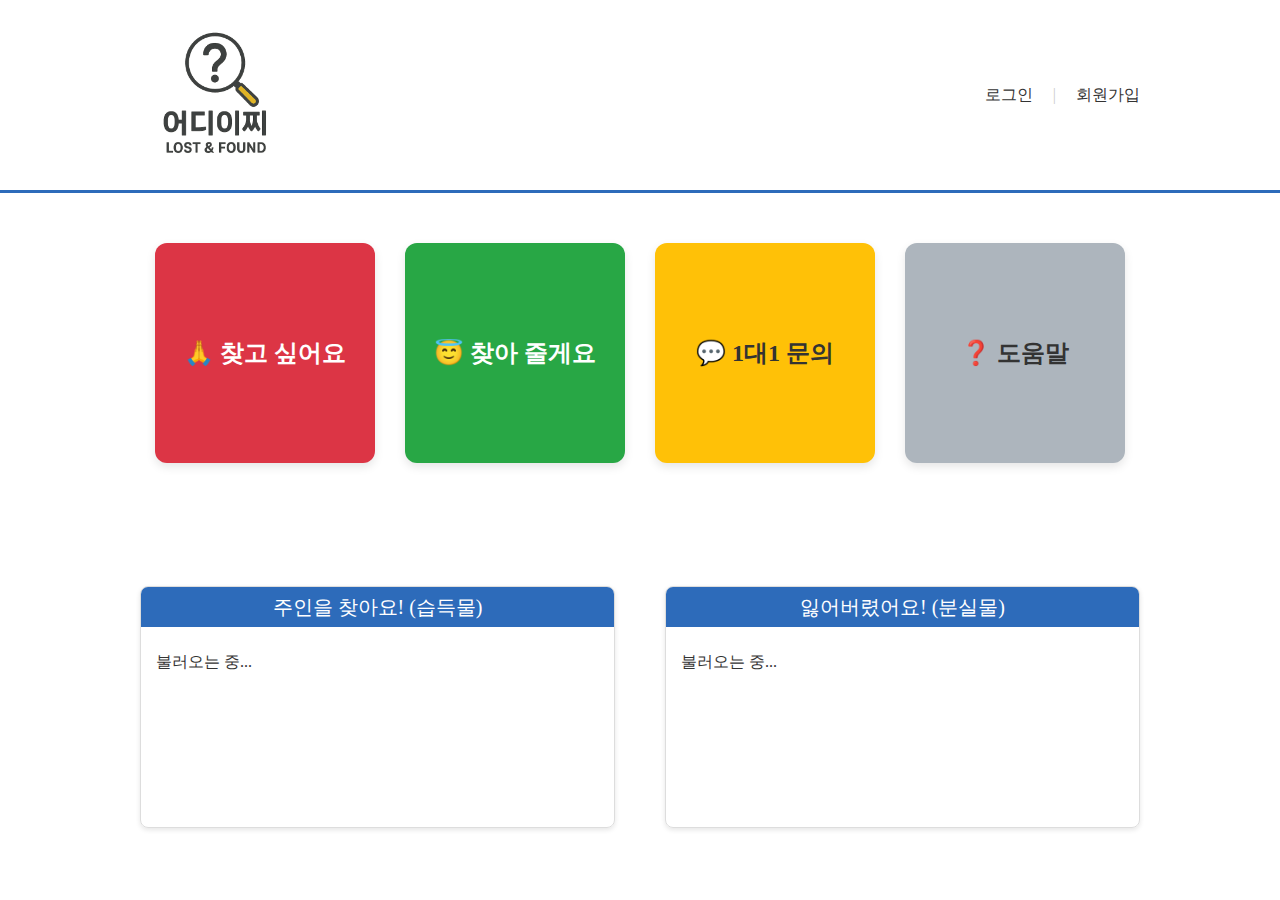
<file: templates/index.html>
<!DOCTYPE html>
<html lang="en">
<head>
    <meta charset="UTF-8">
    <meta name="viewport" content="width=device-width, initial-scale=1.0">
    <title>어디있찌 LOST & FOUND</title>
    <link rel="stylesheet" href="../static/css/style.css">
</head>
<body>
    <div class="content">

        <div id="main-page" class="page">
            <header>
                <img class="logo" src="../static/images/logo.png" alt="어디있찌 LOST & FOUND 로고">
                <ul class="flex" id="auth-menu">
                    <li><a href="./login.html">로그인</a></li>
                    <li><a href="./register.html">회원가입</a></li>
                </ul>
            </header>
            <div class="line"></div>

            <div class="service-boxes flex">
                <a href="./lost.html" class="service-item lost">
                    <h3>🙏 찾고 싶어요</h3>
                </a>
                <a href="./found.html" class="service-item register">
                    <h3>😇 찾아 줄게요</h3>
                </a>
                <a href="./query.html" class="service-item query">
                    <h3>💬 1대1 문의</h3>
                </a>
                <a href="./help.html" class="service-item help">
                    <h3>❓ 도움말</h3>
                </a>
            </div>
            
            <div class="two_items_container">
                <div class="two_items flex">
                    <div class="find">
                        <p>주인을 찾아요! (습득물) </p>
                        <ul>
                            <li><a href="./noticeFound.html">불러오는 중...</a></li> 
                        </ul>
                    </div>
                    <div class="found">
                        <p>잃어버렸어요! (분실물)</p>
                        <ul>
                            <li><a href="./noticeLost.html">불러오는 중...</a></li>
                        </ul>
                    </div>
                </div>
            </div>
        </div>
    </div>

    <script>
        // 1. 로그인 상태 확인 및 상단 메뉴 변경 함수
        function checkLogin() {
            const userId = localStorage.getItem('user_id'); // 저장된 아이디 가져오기
            const menu = document.getElementById('auth-menu'); // 메뉴 위치 가져오기

            if (userId) {
                // 로그인이 되어 있다면 -> 아이디와 로그아웃 버튼 표시
                menu.innerHTML = `
                    <li style="margin-right: 20px; font-weight: bold; color: #2d6bba;">${userId}님 환영합니다!</li>
                    <li><a href="#" onclick="logout()">로그아웃</a></li>
                `;
            } else {
                // 로그인이 안 되어 있다면 -> 로그인/회원가입 버튼 표시
                menu.innerHTML = `
                    <li><a href="./login.html">로그인</a></li>
                    <li><a href="./register.html">회원가입</a></li>
                `;
            }
        }

        // 2. 로그아웃 함수
        function logout() {
            localStorage.removeItem('user_id'); // 저장된 아이디 삭제
            alert('로그아웃 되었습니다.');
            location.reload(); // 새로고침
        }

        // 3. 게시글 데이터 불러오기 함수
        async function loadItems() {
            try {
                // 습득물 가져오기
                const foundRes = await fetch('http://127.0.0.1:5000/api/found');
                if (foundRes.ok) {
                    const foundData = await foundRes.json();
                    const findList = document.querySelector('.find ul');
                    if (foundData.length > 0) {
                        findList.innerHTML = foundData.map(item => `<li><a href="#">${item.title || '제목 없음'}</a></li>`).join('');
                    } else {
                        findList.innerHTML = '<li>등록된 습득물이 없습니다.</li>';
                    }
                }

                // 분실물 가져오기
                const lostRes = await fetch('http://127.0.0.1:5000/api/lost');
                if (lostRes.ok) {
                    const lostData = await lostRes.json();
                    const lostList = document.querySelector('.found ul'); 
                    if (lostData.length > 0) {
                        lostList.innerHTML = lostData.map(item => `<li><a href="#">${item.title || '제목 없음'}</a></li>`).join('');
                    } else {
                        lostList.innerHTML = '<li>등록된 분실물이 없습니다.</li>';
                    }
                }

            } catch (error) {
                console.error("데이터 불러오기 실패 (LOST.py 확인 필요):", error);
            }
        }

        // 페이지가 열리면 실행
        window.onload = function() {
            checkLogin(); // 로그인 체크 먼저 하고
            loadItems();  // 데이터 불러오기
        };
    </script>
</body>
</html>
</file>
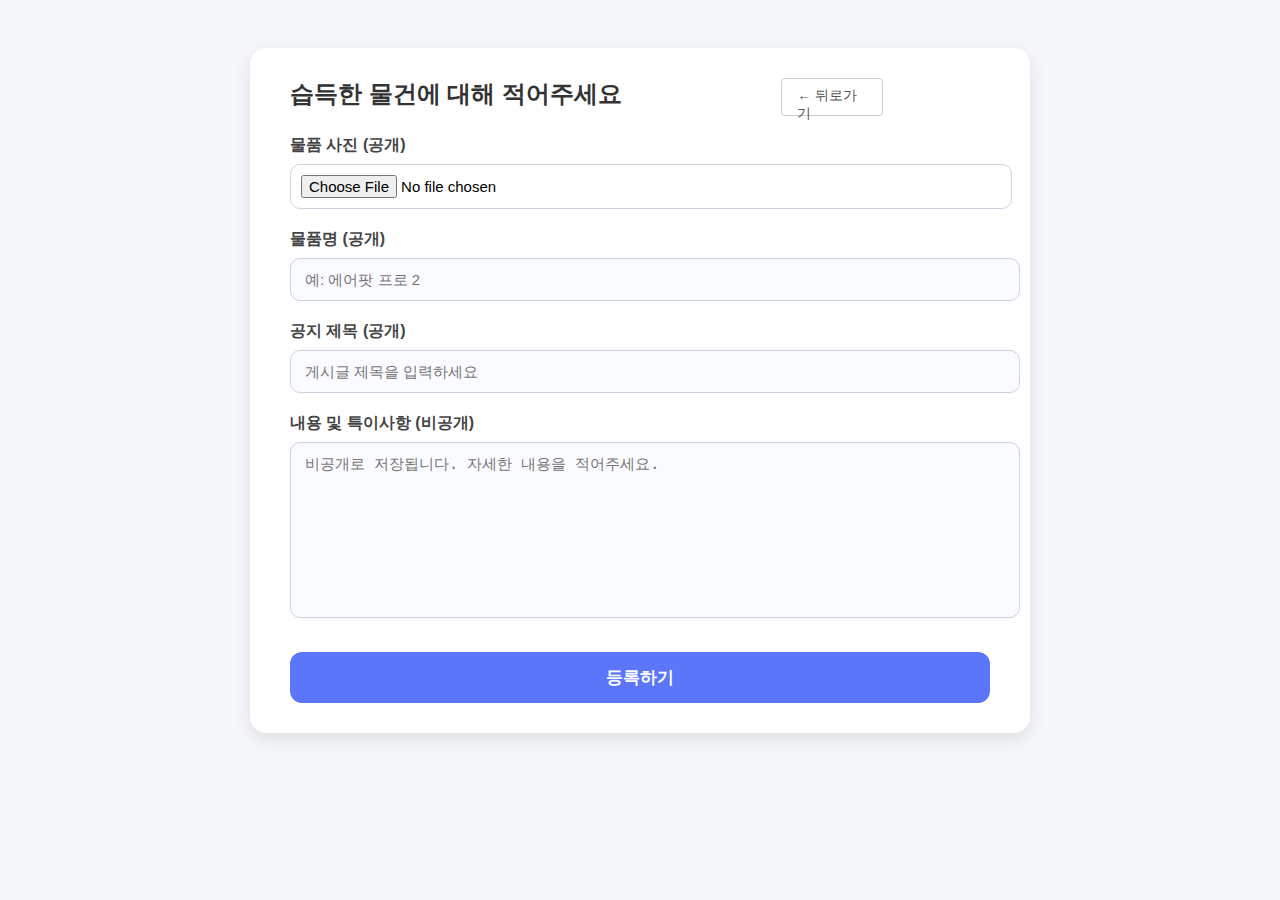
<file: templates/found.html>
<!DOCTYPE html>
<html lang="ko">
<head>
    <meta charset="UTF-8" />
    <meta name="viewport" content="width=device-width, initial-scale=1.0" />
    <title>물품 신고 폼</title>
    <link rel="stylesheet" href="../static/css/lost_found.css" />
</head>
<body>
   

<div class="form-container">
 <a class="back-button" href="javascript:window.history.back()">← 뒤로가기</a>

    <div class="form-title">습득한 물건에 대해 적어주세요</div>

    <div class="form-group">
        <label>물품 사진 (공개)</label>
        <input type="file" id="fileInput" class="real-file" accept="image/*" />
    </div>

    <div class="form-group">
        <label>물품명 (공개)</label>
        <input type="text" placeholder="예: 에어팟 프로 2" />
    </div>

    <div class="form-group">
        <label>공지 제목 (공개)</label>
        <input type="text" placeholder="게시글 제목을 입력하세요" />
    </div>

    <div class="form-group">
        <label>내용 및 특이사항 (비공개)</label>
        <textarea placeholder="비공개로 저장됩니다. 자세한 내용을 적어주세요."></textarea>
    </div>

    <button class="submit-btn">등록하기</button>
</div>
</body>
</html>
</file>
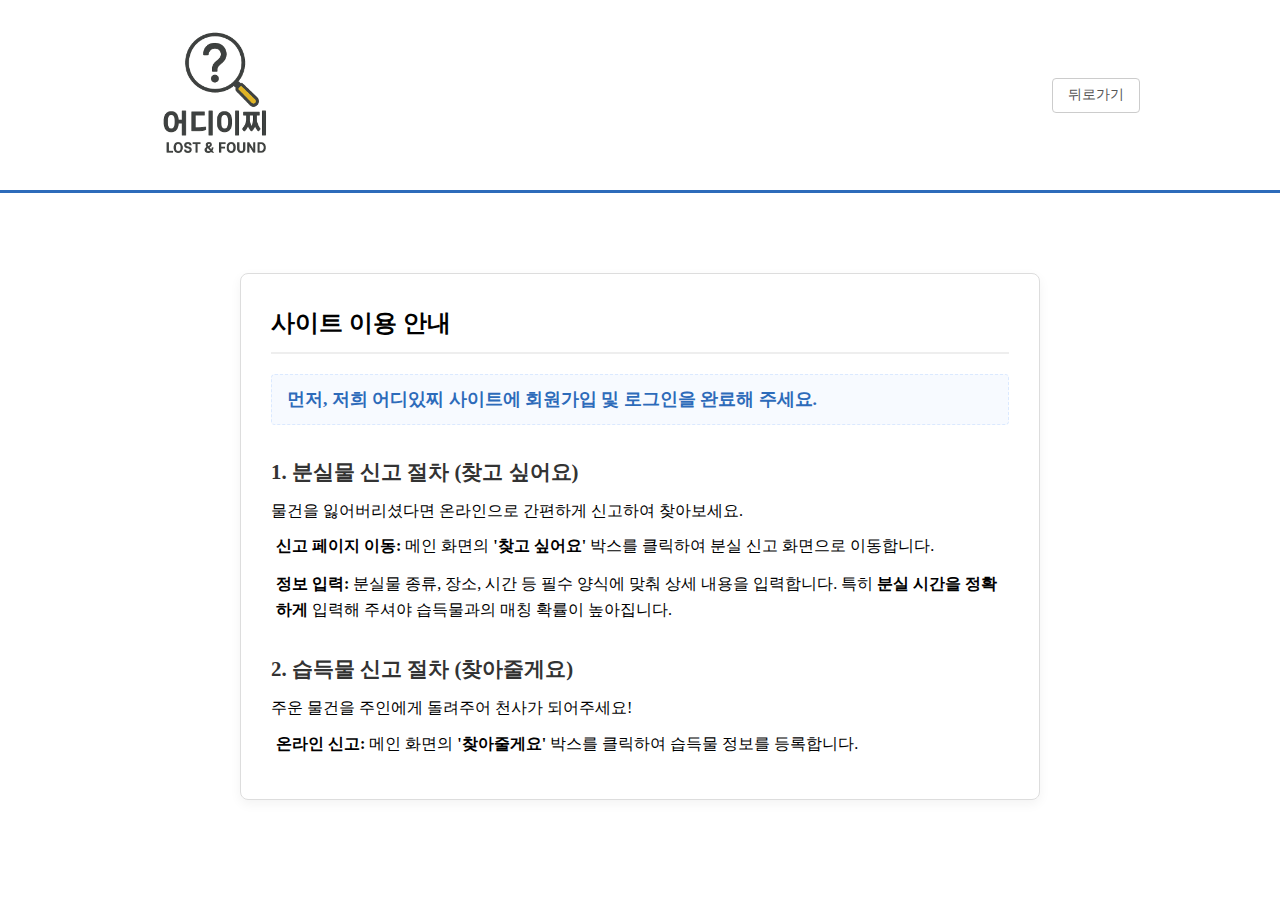
<file: templates/help.html>
<!DOCTYPE html>
<html lang="en">
<head>
    <meta charset="UTF-8">
    <meta name="viewport" content="width=device-width, initial-scale=1.0">
    <title>어디있찌 LOST & FOUND - 도움말</title>
    <link rel="stylesheet" href="../static/css/style.css">
</head>
<body>
    <div class="content">
        <div id="help-page" class="page service-page">
            <header class="form-header">
                <img class="logo" src="../static/images/logo.png" alt="어디있찌 LOST & FOUND 로고">
                <a class="back-button" href="./index.html">뒤로가기</a>
            </header>
            <div class="line"></div>
            <div class="content-area">
                <div class="guide-container">
                    <h2>사이트 이용 안내</h2>
                    
                    <h3 class="guide-intro">먼저, 저희 <b>어디있찌 사이트에 회원가입 및 로그인을 완료</b>해 주세요.</h3>

                    <h3 class="guide-section-title">1. 분실물 신고 절차 (찾고 싶어요)</h3>
                    <p>물건을 잃어버리셨다면 온라인으로 간편하게 신고하여 찾아보세요.</p>
                    <ul class="guide-list">
                        <li><b>신고 페이지 이동:</b> 메인 화면의 <b>'찾고 싶어요'</b> 박스를 클릭하여 분실 신고 화면으로 이동합니다.</li>
                        <li><b>정보 입력:</b> 분실물 종류, 장소, 시간 등 필수 양식에 맞춰 상세 내용을 입력합니다. 특히 <b>분실 시간을 정확하게</b> 입력해 주셔야 습득물과의 매칭 확률이 높아집니다.</li>
                    </ul>

                    <h3 class="guide-section-title">2. 습득물 신고 절차 (찾아줄게요)</h3>
                    <p>주운 물건을 주인에게 돌려주어 천사가 되어주세요!</p>
                    <ul class="guide-list">
                        <li><b>온라인 신고:</b> 메인 화면의 <b>'찾아줄게요'</b> 박스를 클릭하여 습득물 정보를 등록합니다.</li>
                    </ul>
                </div>
            </div>
        </div>
    </div>
</body>
</html>
</file>
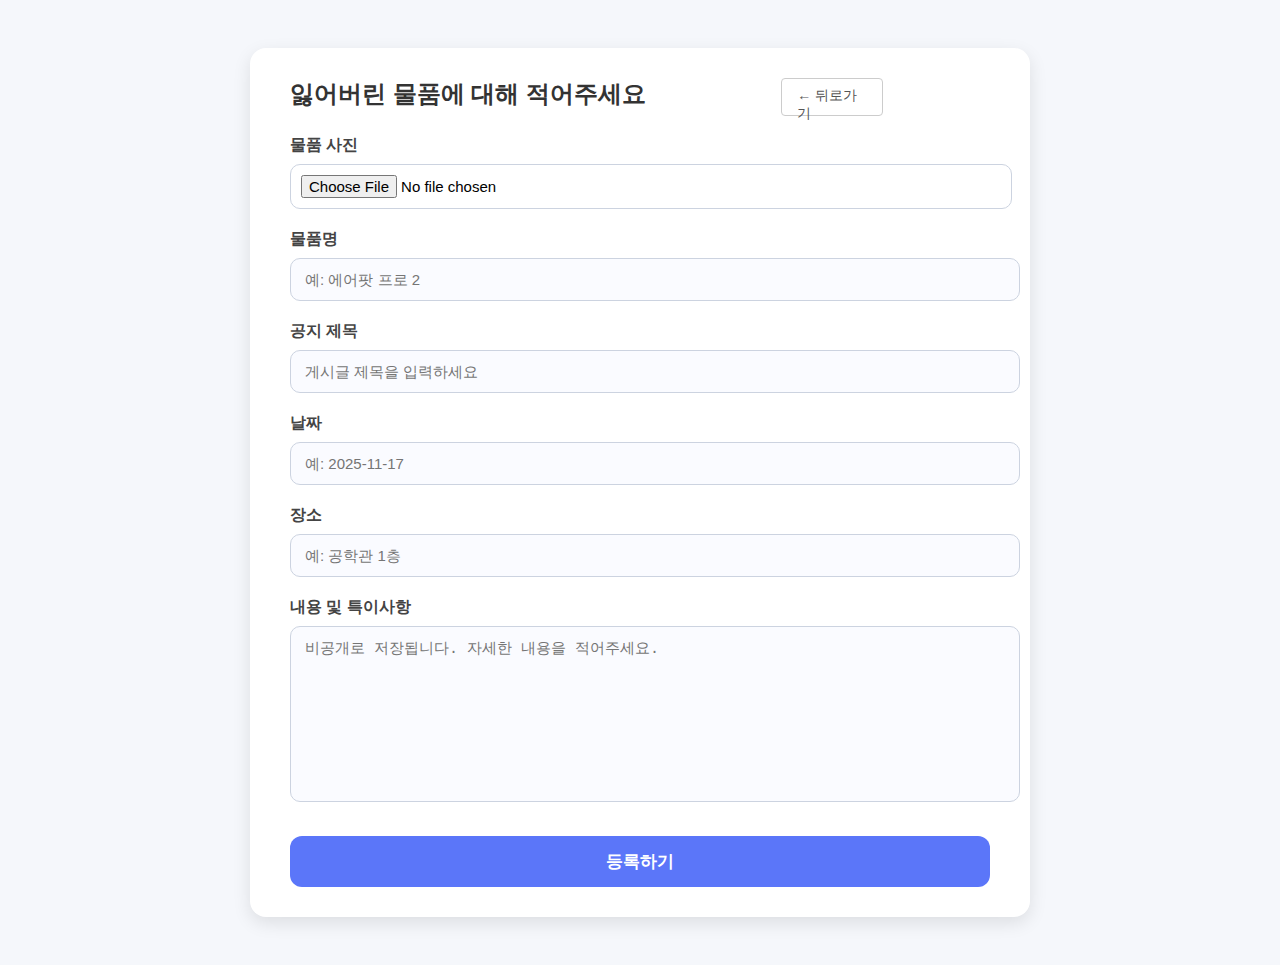
<file: templates/lost.html>
<!DOCTYPE html>
<html lang="ko">
<head>
    <meta charset="UTF-8" />
    <meta name="viewport" content="width=device-width, initial-scale=1.0" />
    <title>물품 신고 폼</title>
    <link rel="stylesheet" href="../static/css/lost_found.css" />
</head>
<body>

<div class="form-container">
    <a class="back-button" href="javascript:window.history.back()">← 뒤로가기</a>
    <div class="form-title">잃어버린 물품에 대해 적어주세요</div>

    <!-- 사진 업로드 -->
    <div class="form-group">
        <label>물품 사진</label>
        <input type="file" accept="image/*" />
    </div>

    <!-- 물품명 -->
    <div class="form-group">
        <label>물품명</label>
        <input type="text" placeholder="예: 에어팟 프로 2" />
    </div>

    <!-- 공지 제목 -->
    <div class="form-group">
        <label>공지 제목</label>
        <input type="text" placeholder="게시글 제목을 입력하세요" />
    </div>

    <!-- 날짜 -->
    <div class="form-group">
        <label>날짜</label>
        <input type="text" placeholder="예: 2025-11-17" />
    </div>

    <!-- 장소 -->
    <div class="form-group">
        <label>장소</label>
        <input type="text" placeholder="예: 공학관 1층" />
    </div>

    <!-- 비공개 내용 -->
    <div class="form-group">
        <label>내용 및 특이사항</label>
        <textarea placeholder="비공개로 저장됩니다. 자세한 내용을 적어주세요."></textarea>
    </div>

    <button class="submit-btn">등록하기</button>
</div>

</body>
</html>
</file>
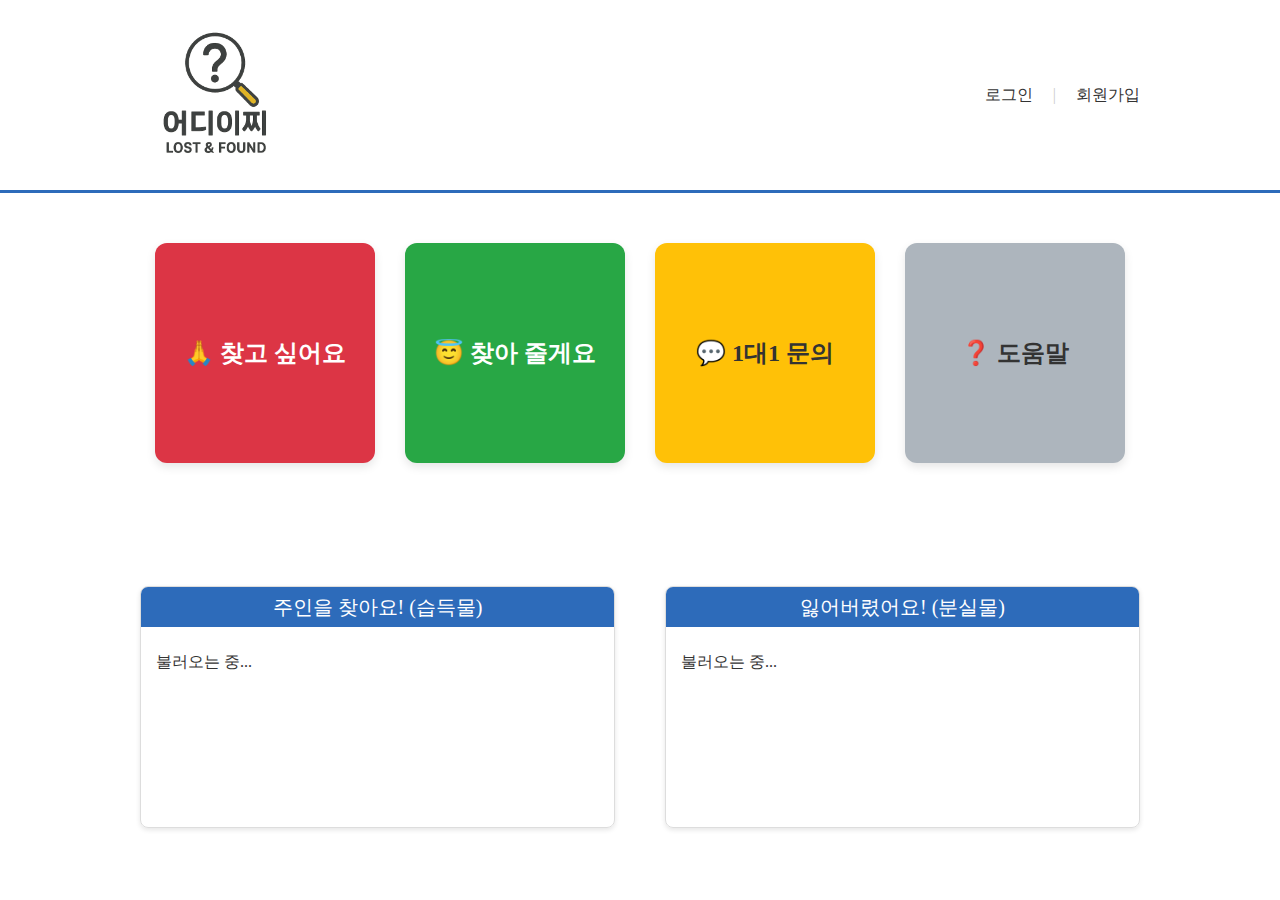
<file: templates/notice_found.html>
<!doctype html>
<html lang="ko">
<head>
  <meta charset="utf-8" />
  <meta name="viewport" content="width=device-width,initial-scale=1" />
  <title>습득물 상세보기</title>
  <link rel="stylesheet" href="../static/css/notice_lost_found.css">
</head>
<body>
  <div class="container">

<!-- 이미지 확대 모달 -->
<div id="imgModal" class="img-modal">
  <span class="img-modal-close">&times;</span>
  <img class="img-modal-content" id="modalImg">
</div>

    <h1 id="title"></h1>
    <div class="meta" id="meta"></div>

    <h1 id="title"></h1>
    <div class="meta">작성자: <span id="author">-</span></div>

    <!-- 클릭 확대 기능이 적용될 사진 영역 -->
    <div class="photo" id="photo">사진 없음</div>

      <div class="notice_wrapper">

  <!-- 왼쪽 영역 -->
  <div class="left_box">
    <div class="info-box">
      <div class="info-title">물품명</div>
      <div class="info-text" id="item">-</div>
    </div>

    <div class="info-box">
      <div class="info-title">날짜/시간</div>
      <div class="info-text" id="date">-</div>
    </div>

    <div class="info-box">
      <div class="info-title">습득 장소</div>
      <div class="info-text" id="place">-</div>
    </div>
  </div>

  <!-- 오른쪽 영역 -->
  <div class="right_box">
    <div class="info-box">
      <div class="info-title">전화번호</div>
      <div class="info-text" id="phone">-</div>
    </div>

    <div class="info-box">
      <div class="info-title">세부 사항</div>
      <div class="info-text" id="content">-</div>
    </div>

  </div>

</div>

    <a href="./index.html" class="back">← 목록으로 돌아가기</a>
  </div>

<script>
    async function loadDetail() {
    const params = new URLSearchParams(window.location.search);
    const id = params.get('id');

    if (id === null) {
        alert("잘못된 접근입니다.");
        window.location.href = './index.html';
        return;
    }

    try {
        const res = await fetch(`http://127.0.0.1:5000/api/found/${id}`);

        if (res.ok) {
            const data = await res.json();

            // 기본 정보 채우기
            document.getElementById('title').innerText = data.title;
            document.getElementById('author').innerText = data.author || '익명';
            document.getElementById('item').innerText = data.item_name;
            document.getElementById('date').innerText = data.date || '-';
            document.getElementById('place').innerText = data.place;
            document.getElementById('phone').innerText = data.phone || '비공개';
            document.getElementById('content').innerText = data.content;

            // ⬇️ 사진 표시 + 클릭 확대 기능
            if (data.image) {
                document.getElementById('photo').innerHTML = 
                    `<img id="detailImg" src="../static/uploads/${data.image}" 
                          style="max-width:100%; border-radius:8px; cursor:pointer;">`;

                setupImageModal();
            }
        } else {
            alert("삭제되었거나 없는 게시글입니다.");
            window.location.href = './index.html';
        }
    } catch (e) {
        console.error(e);
        alert("서버 연결 실패");
    }
}


// 📌 이미지 클릭 시 모달(전체 화면 확대) 기능
function setupImageModal() {
    const modal = document.getElementById("imgModal");
    const modalImg = document.getElementById("modalImg");
    const closeBtn = document.querySelector(".img-modal-close");
    const detailImg = document.getElementById("detailImg");

    if (!detailImg) return;

    // 이미지 클릭 → 모달 열림
    detailImg.onclick = () => {
        modal.style.display = "block";
        modalImg.src = detailImg.src;
    };

    // 닫기 버튼(X)
    closeBtn.onclick = () => {
        modal.style.display = "none";
    };

    // 모달 배경 클릭 → 닫기
    modal.onclick = (e) => {
        if (e.target === modal) {
            modal.style.display = "none";
        }
    };
}


window.onload = loadDetail;

</script>

</body>
</html>
</file>
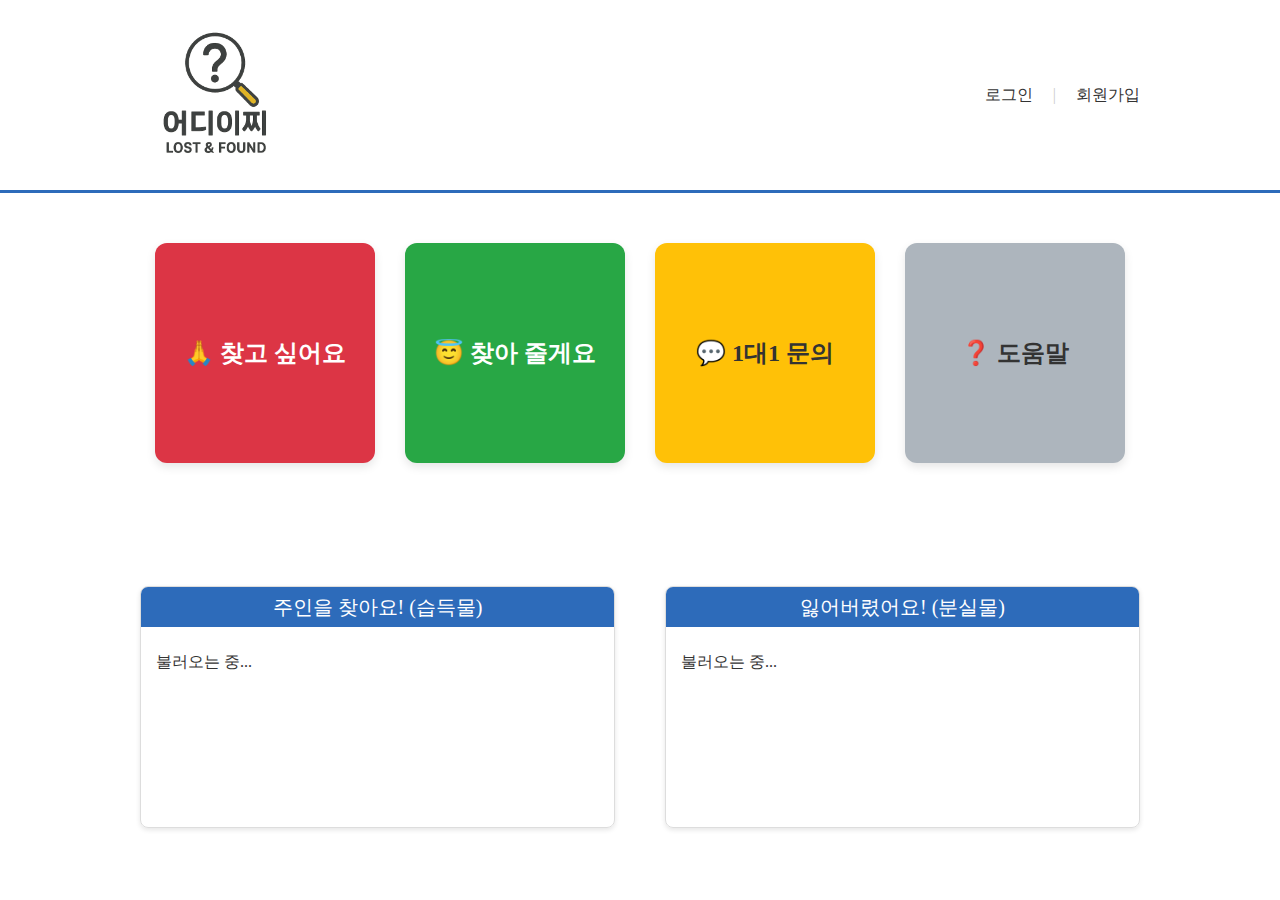
<file: templates/notice_lost.html>
<!doctype html>
<html lang="ko">
<head>
  <meta charset="utf-8" />
  <meta name="viewport" content="width=device-width,initial-scale=1" />
  <title>분실물 상세보기</title>
  <link rel="stylesheet" href="../static/css/notice_lost_found.css">
</head>
<body>

<!-- 이미지 확대 모달 -->
<div id="imgModal" class="img-modal">
  <span class="img-modal-close">&times;</span>
  <img class="img-modal-content" id="modalImg">
</div>

  <div class="container">
    <h1 id="title">물품명 불러오는 중...</h1>
    <div class="meta">작성자: <span id="author">-</span></div>

    <div class="photo" id="photo">사진 없음</div>

    <div class="notice_wrapper">
      <div class="left_box">
        <div class="info-box">
          <div class="info-title">물품명</div>
          <div class="info-text" id="item">-</div>
        </div>
        <div class="info-box">
          <div class="info-title">날짜/시간</div>
          <div class="info-text" id="date">-</div>
        </div>
        <div class="info-box">
          <div class="info-title">분실 장소</div>
          <div class="info-text" id="place">-</div>
        </div>
      </div>

      <div class="right_box">
        <div class="info-box">
          <div class="info-title">전화번호</div>
          <div class="info-text" id="phone">-</div>
        </div>
        <div class="info-box">
          <div class="info-title">세부 사항</div>
          <div class="info-text" id="content">-</div>
        </div>
      </div>
    </div>

    <a href="./index.html" class="back">← 목록으로 돌아가기</a>
  </div>

<script>
async function loadDetail() {
    const params = new URLSearchParams(window.location.search);
    const id = params.get('id');

    if (!id) {
        alert("잘못된 접근입니다.");
        window.location.href = './index.html';
        return;
    }

    try {
        const res = await fetch(`http://127.0.0.1:5000/api/lost/${id}`);

        if (res.ok) {
            const data = await res.json();

            document.getElementById('title').innerText = data.title;
            document.getElementById('author').innerText = data.author || '익명';
            document.getElementById('item').innerText = data.item_name;
            document.getElementById('date').innerText = data.date || '-';
            document.getElementById('place').innerText = data.place;
            document.getElementById('phone').innerText = data.phone || '비공개';
            document.getElementById('content').innerText = data.content;

            if (data.image) {
                document.getElementById('photo').innerHTML =
                    `<img id="detailImg" src="../static/uploads/${data.image}"
                      style="max-width:100%; border-radius:8px; cursor:pointer;">`;
                setupImageModal();
            }
        } else {
            alert("삭제되었거나 없는 게시글입니다.");
            window.location.href = './index.html';
        }
    } catch (error) {
        alert("서버 연결 실패");
    }
}

function setupImageModal() {
    const modal = document.getElementById("imgModal");
    const modalImg = document.getElementById("modalImg");
    const closeBtn = document.querySelector(".img-modal-close");
    const detailImg = document.getElementById("detailImg");

    if (!detailImg) return;

    detailImg.onclick = () => {
        modal.style.display = "block";
        modalImg.src = detailImg.src;
    };

    closeBtn.onclick = () => {
        modal.style.display = "none";
    };

    modal.onclick = (e) => {
        if (e.target === modal) modal.style.display = "none";
    };
}

window.onload = loadDetail;
</script>

</body>
</html>
</file>
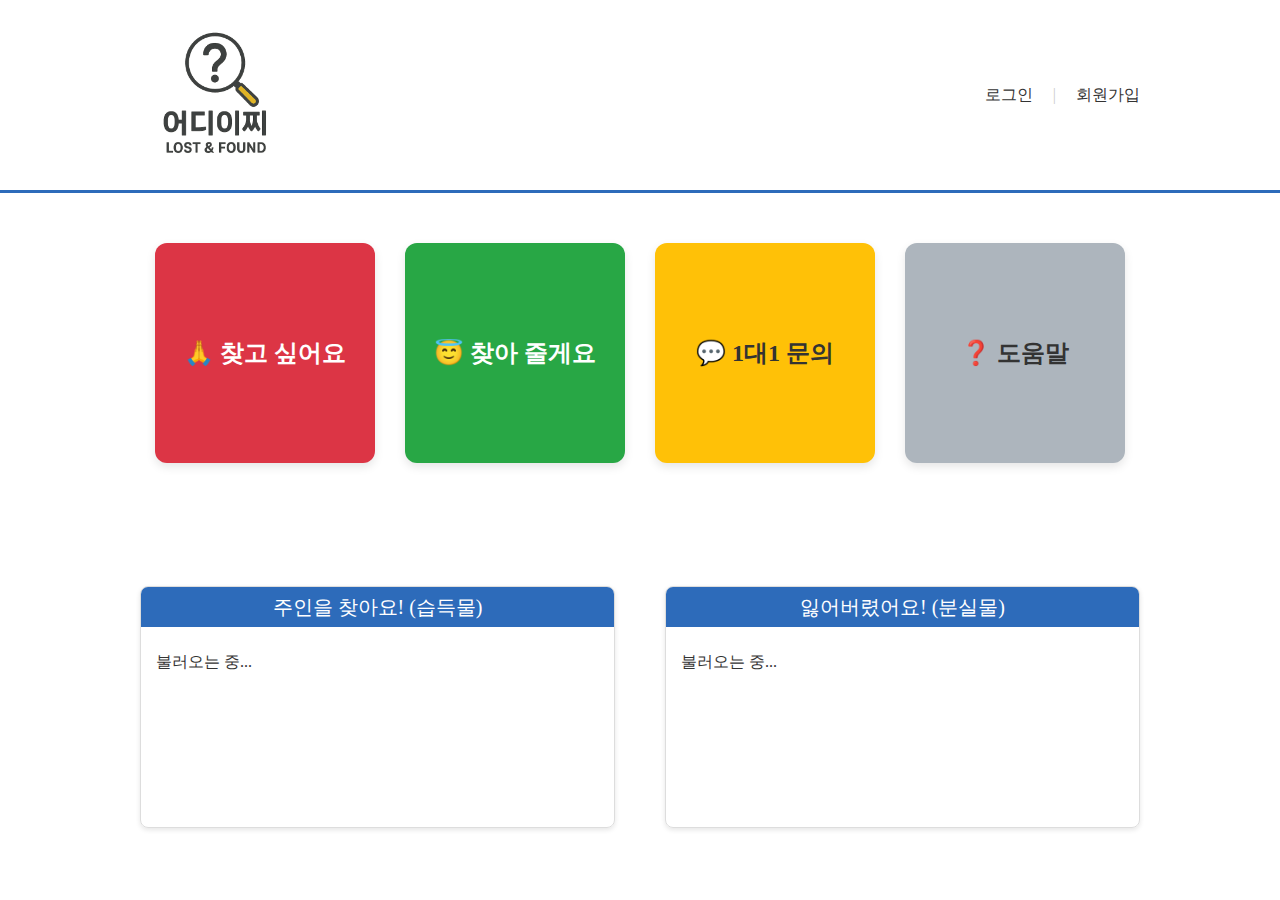
<file: templates/noticeFound.html>
<!doctype html>
<html lang="ko">
<head>
  <meta charset="utf-8" />
  <meta name="viewport" content="width=device-width,initial-scale=1" />
  <title>습득물 상세보기</title>
  <link rel="stylesheet" href="../static/css/Notice_LostFound.css">
</head>
<body>
  <div class="container">
    <h1 id="title">제목 불러오는 중...</h1>
    <div class="meta" id="meta"></div>

    <div class="photo" id="photo">사진 불러오는 중...</div>

      <div class="notice_wrapper">

  <!-- 왼쪽 영역 -->
  <div class="left_box">
    <div class="info-box">
      <div class="info-title">물품명</div>
      <div class="info-text" id="item">-</div>
    </div>

    <div class="info-box">
      <div class="info-title">날짜/시간</div>
      <div class="info-text" id="date">-</div>
    </div>

    <div class="info-box">
      <div class="info-title">습득 장소</div>
      <div class="info-text" id="place">-</div>
    </div>
  </div>

  <!-- 오른쪽 영역 -->
  <div class="right_box">
    <div class="info-box">
      <div class="info-title">전화번호</div>
      <div class="info-text" id="phone">-</div>
    </div>

    <div class="info-box">
      <div class="info-title">세부 사항</div>
      <div class="info-text" id="content">-</div>
    </div>
  </div>

</div>

    

    <a href="./index.html" class="back">← 목록으로 돌아가기</a>
  </div>

  <script>
      async function loadDetail() {
          const params = new URLSearchParams(window.location.search);
          const id = params.get('id');

          if (id === null) {
              alert("잘못된 접근입니다.");
              window.location.href = './index.html';
              return;
          }

          try {
              // Found API 호출
              const res = await fetch(`http://127.0.0.1:5000/api/found/${id}`);
              
              if (res.ok) {
                  const data = await res.json();
                  document.getElementById('title').innerText = data.title;
                  document.getElementById('item').innerText = data.item_name;
                  document.getElementById('place').innerText = data.place;
                  document.getElementById('content').innerText = data.content;
                  document.getElementById('photo').innerText = "사진 없음";
              } else {
                  alert("삭제되었거나 없는 게시글입니다.");
                  window.location.href = './index.html';
              }
          } catch (e) {
              console.error(e);
              alert("서버 연결 실패");
          }
      }

      window.onload = loadDetail;
  </script>
</body>
</html>
</file>
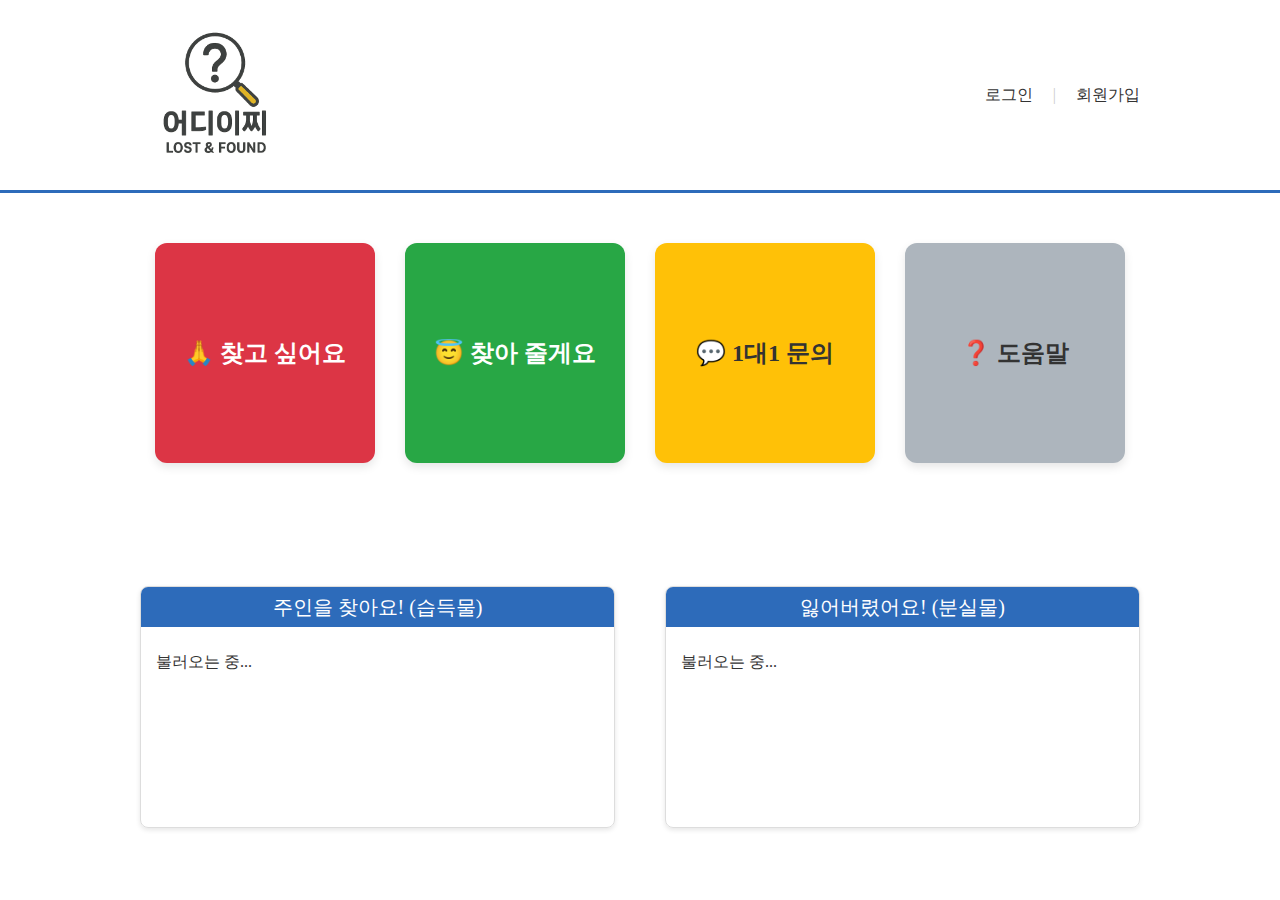
<file: templates/noticeLost.html>
<!doctype html>
<html lang="ko">
<head>
  <meta charset="utf-8" />
  <meta name="viewport" content="width=device-width,initial-scale=1" />
  <title>분실물 상세보기</title>
  <link rel="stylesheet" href="../static/css/Notice_LostFound.css">
</head>
<body>
  <!-- 이미지 확대 모달 -->
<div id="imgModal" class="img-modal">
  <span class="img-modal-close">&times;</span>
  <img class="img-modal-content" id="modalImg">
</div>

  <div class="container">
    <h1 id="title">물품명 불러오는 중...</h1>
    <div class="meta">작성자: <span id="author">-</span></div>

    <div class="photo" id="photo">사진 없음</div>

    <div class="notice_wrapper">
      <div class="left_box">
        <div class="info-box">
          <div class="info-title">물품명</div>
          <div class="info-text" id="item">-</div>
        </div>
        <div class="info-box">
          <div class="info-title">날짜/시간</div>
          <div class="info-text" id="date">-</div>
        </div>
        <div class="info-box">
          <div class="info-title">분실 장소</div>
          <div class="info-text" id="place">-</div>
        </div>
      </div>

      <div class="right_box">
        <div class="info-box">
          <div class="info-title">전화번호</div>
          <div class="info-text" id="phone">-</div>
        </div>
        <div class="info-box">
          <div class="info-title">세부 사항</div>
          <div class="info-text" id="content">-</div>
        </div>
      </div>
    </div>

    <a href="./index.html" class="back">← 목록으로 돌아가기</a>
  </div>

 <script>
      async function loadDetail() {
    const params = new URLSearchParams(window.location.search);
    const id = params.get('id');

    if (id === null) {
        alert("잘못된 접근입니다.");
        window.location.href = './index.html';
        return;
    }

    try {
        const res = await fetch(`http://127.0.0.1:5000/api/found/${id}`);

        if (res.ok) {
            const data = await res.json();

            // 기본 정보 채우기
            document.getElementById('title').innerText = data.title;
            document.getElementById('author').innerText = data.author || '익명';
            document.getElementById('item').innerText = data.item_name;
            document.getElementById('date').innerText = data.date || '-';
            document.getElementById('place').innerText = data.place;
            document.getElementById('phone').innerText = data.phone || '비공개';
            document.getElementById('content').innerText = data.content;

            // ⬇️ 사진 표시 + 클릭 확대 기능
            if (data.image) {
                document.getElementById('photo').innerHTML = 
                    `<img id="detailImg" src="../static/uploads/${data.image}" 
                          style="max-width:100%; border-radius:8px; cursor:pointer;">`;

                setupImageModal();
            }
        } else {
            alert("삭제되었거나 없는 게시글입니다.");
            window.location.href = './index.html';
        }
    } catch (e) {
        console.error(e);
        alert("서버 연결 실패");
    }
}


// 📌 이미지 클릭 시 모달(전체 화면 확대) 기능
function setupImageModal() {
    const modal = document.getElementById("imgModal");
    const modalImg = document.getElementById("modalImg");
    const closeBtn = document.querySelector(".img-modal-close");
    const detailImg = document.getElementById("detailImg");

    if (!detailImg) return;

    // 이미지 클릭 → 모달 열림
    detailImg.onclick = () => {
        modal.style.display = "block";
        modalImg.src = detailImg.src;
    };

    // 닫기 버튼(X)
    closeBtn.onclick = () => {
        modal.style.display = "none";
    };

    // 모달 배경 클릭 → 닫기
    modal.onclick = (e) => {
        if (e.target === modal) {
            modal.style.display = "none";
        }
    };
}


window.onload = loadDetail;

</script>

</body>
</html>
</file>
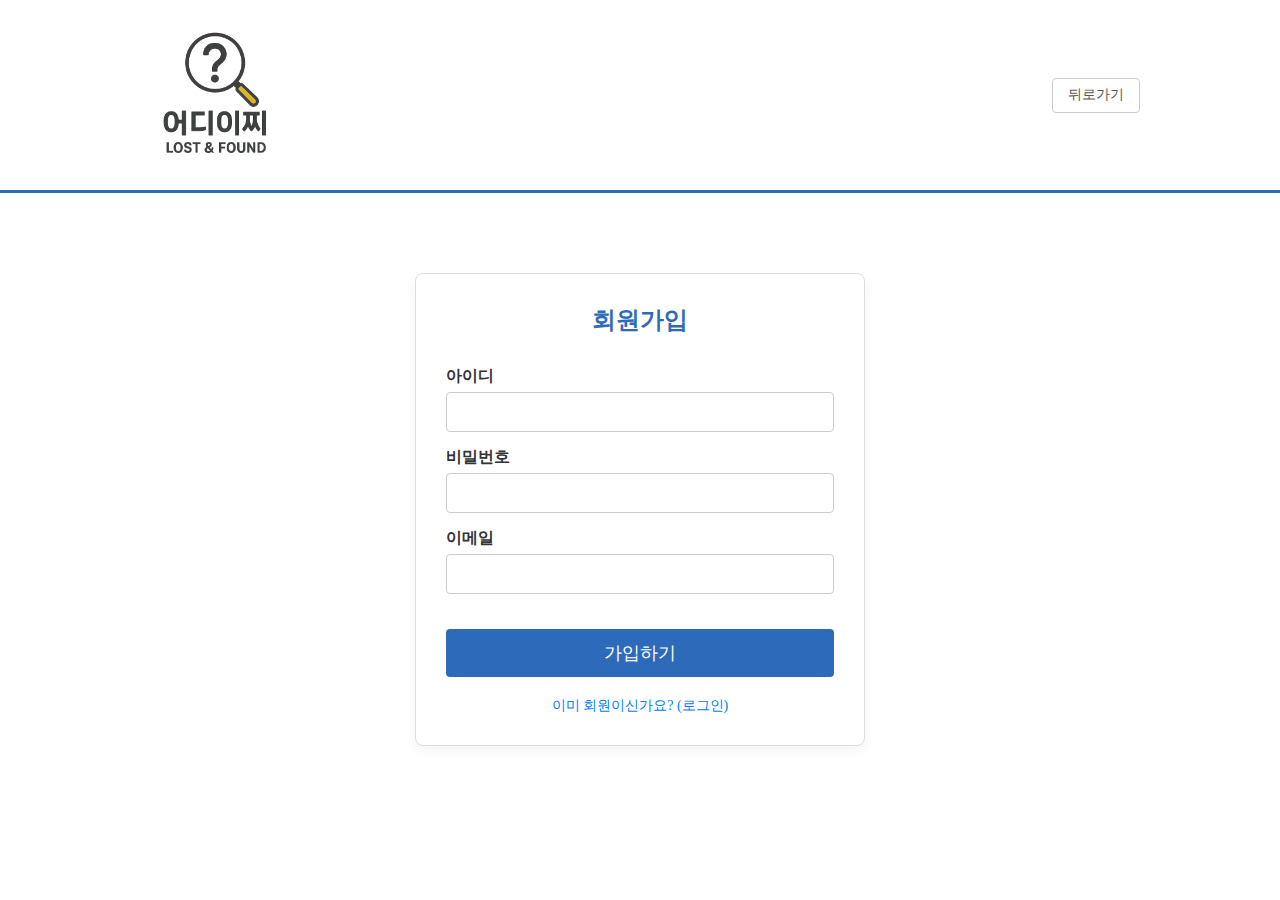
<file: templates/register.html>
<!DOCTYPE html>
<html lang="en">
<head>
    <meta charset="UTF-8">
    <meta name="viewport" content="width=device-width, initial-scale=1.0">
    <title>어디있찌 LOST & FOUND - 회원가입</title>
    <link rel="stylesheet" href="../static/css/style.css">
</head>
<body>
    <div class="content">
        <div id="register-page" class="page">
            <header class="form-header">
                <img class="logo" src="../static/images/logo.png" alt="어디있찌 LOST & FOUND 로고">
                <a class="back-button" href="./index.html">뒤로가기</a>
            </header>
            <div class="line"></div>
            <div class="form-container">
                <h2>회원가입</h2>
                <form onsubmit="return false;" class="auth-form">
                    <div class="form-group">
                        <label for="reg_id">아이디</label>
                        <input type="text" id="reg_id" name="reg_id" required>
                    </div>
                    <div class="form-group">
                        <label for="reg_password">비밀번호</label>
                        <input type="password" id="reg_password" name="reg_password" required>
                    </div>
                    <div class="form-group">
                        <label for="reg_email">이메일</label>
                        <input type="email" id="reg_email" name="reg_email" required>
                    </div>
                    <button type="submit" class="submit-button">가입하기</button>
                </form>
                <div class="links">
                    <a href="./login.html">이미 회원이신가요? (로그인)</a>
                </div>
            </div>
        </div>
    </div>

    <script>
        document.querySelector('.submit-button').addEventListener('click', async () => {
            const id = document.getElementById('reg_id').value;
            const pw = document.getElementById('reg_password').value;
            const email = document.getElementById('reg_email').value;

            if(!id || !pw) {
                alert("정보를 모두 입력해주세요.");
                return;
            }

            try {
                const res = await fetch('http://127.0.0.1:5000/api/register', {
                    method: 'POST',
                    headers: {'Content-Type': 'application/json'},
                    body: JSON.stringify({ user_id: id, password: pw, email: email })
                });

                if (res.ok) {
                    alert('가입 성공! 로그인해주세요.');
                    window.location.href = './login.html';
                } else {
                    alert('이미 존재하는 아이디입니다.');
                }
            } catch (e) {
                alert('서버 연결 실패! (app.py가 켜져있나요?)');
            }
        });
    </script>
</body>
</html>
</file>
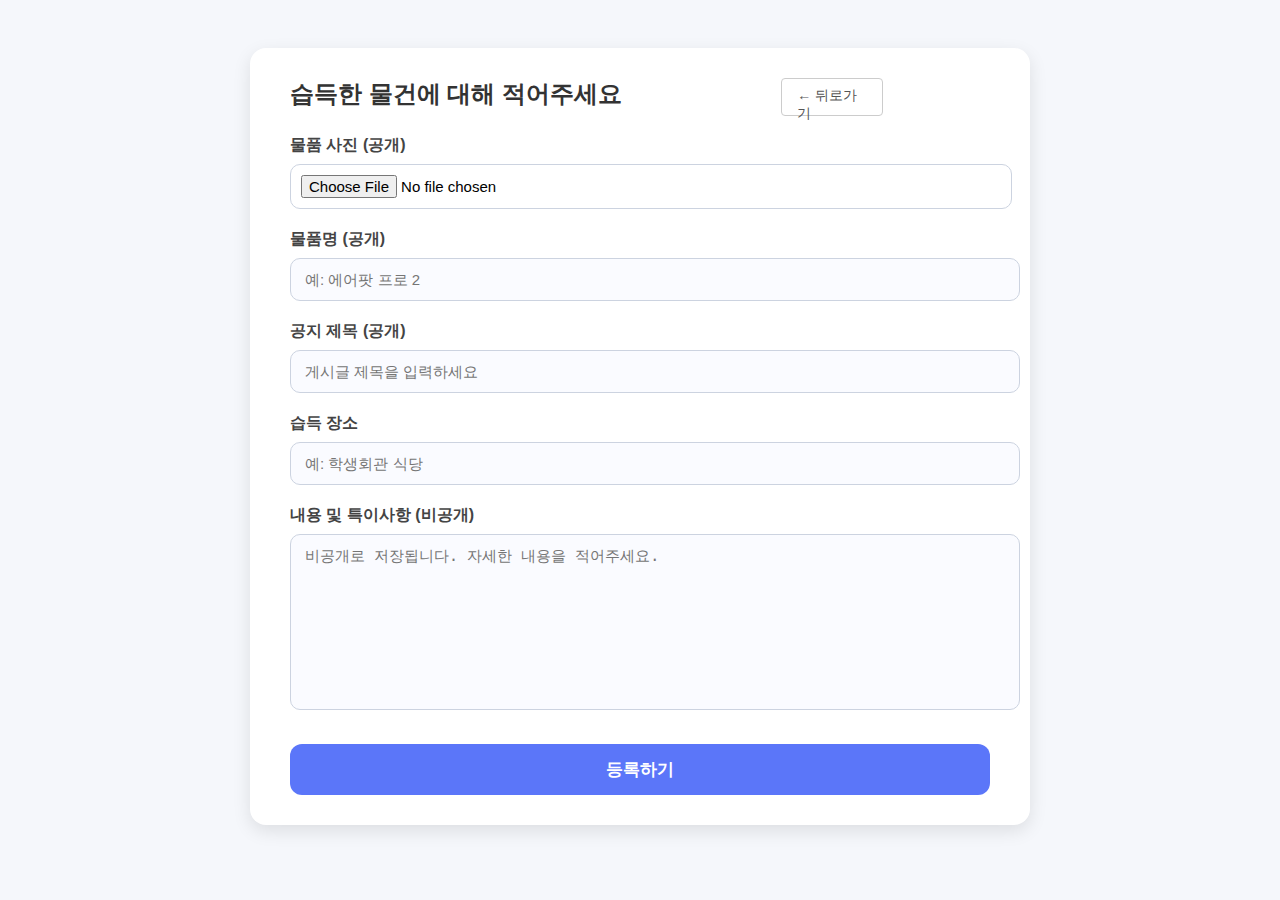
<file: templates/report_found.html>
<!DOCTYPE html>
<html lang="ko">
<head>
    <meta charset="UTF-8" />
    <meta name="viewport" content="width=device-width, initial-scale=1.0" />
    <title>물품 신고 폼</title>
    <link rel="stylesheet" href="../static/css/lost_found.css" />
</head>
<body>

<div class="form-container">
    <a class="back-button" href="javascript:window.history.back()">← 뒤로가기</a>

    <div class="form-title">습득한 물건에 대해 적어주세요</div>

    <div class="form-group">
        <label>물품 사진 (공개)</label>
        <input type="file" id="fileInput" class="real-file" accept="image/*" />
    </div>

    <div class="form-group">
        <label>물품명 (공개)</label>
        <input type="text" id="item_name" placeholder="예: 에어팟 프로 2" />
    </div>

    <div class="form-group">
        <label>공지 제목 (공개)</label>
        <input type="text" id="title" placeholder="게시글 제목을 입력하세요" />
    </div>

    <div class="form-group">
        <label>습득 장소</label>
        <input type="text" id="place" placeholder="예: 학생회관 식당" />
    </div>

    <div class="form-group">
        <label>내용 및 특이사항 (비공개)</label>
        <textarea id="content" placeholder="비공개로 저장됩니다. 자세한 내용을 적어주세요."></textarea>
    </div>

    <button class="submit-btn" onclick="submitFound()">등록하기</button>
</div>

<script>
    async function submitFound() {
        // 1. 로그인 체크
        const userId = localStorage.getItem('user_id');
        if (!userId) {
            alert('로그인이 필요한 서비스입니다.\n먼저 로그인 해주세요!');
            window.location.href = './login.html';
            return;
        }

        // 2. 데이터 수집
        // [수정됨] place 값을 입력창에서 가져오도록 변경 (입력 없으면 '장소 미상')
        const placeInput = document.getElementById('place').value;
        
        const data = {
            item_name: document.getElementById('item_name').value,
            title: document.getElementById('title').value,
            content: document.getElementById('content').value,
            place: placeInput ? placeInput : "장소 미상" 
        };

        // 3. 필수값 확인
        if(!data.title || !data.item_name) {
            alert('물품명과 제목은 필수입니다.');
            return;
        }

        // 4. 서버 전송
        try {
            const res = await fetch('http://127.0.0.1:5000/api/found', {
                method: 'POST',
                headers: {'Content-Type': 'application/json'},
                body: JSON.stringify(data)
            });

            if(res.ok) {
                alert('습득물이 등록되었습니다!');
                window.location.href = './index.html';
            } else {
                alert('등록 실패');
            }
        } catch(e) {
            alert('서버 오류! app.py가 켜져있는지 확인해주세요.');
        }
    }
</script>

</body>
</html>
</file>
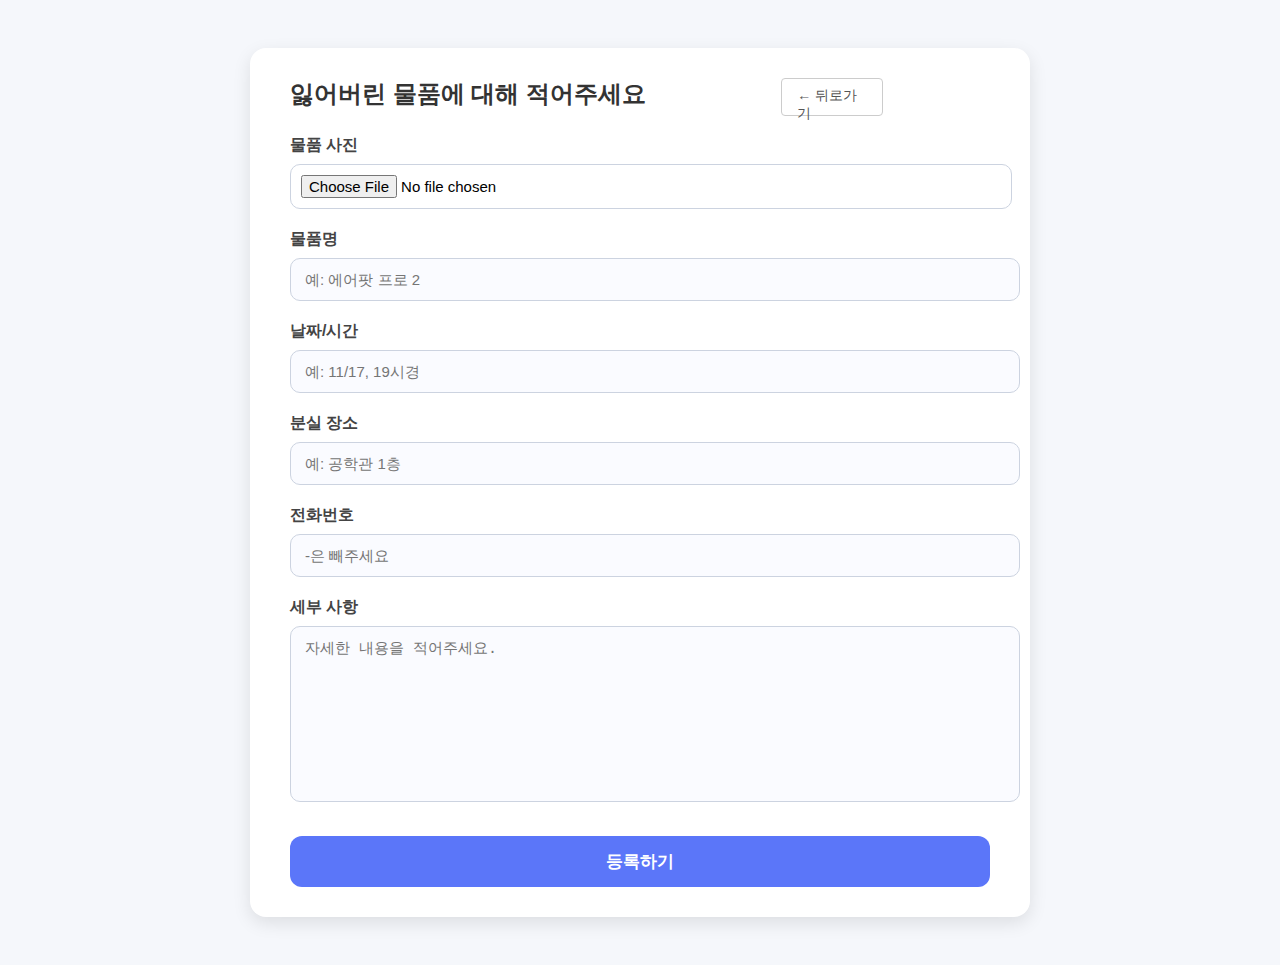
<file: templates/report_lost.html>
<!DOCTYPE html>
<html lang="ko">
<head>
    <meta charset="UTF-8" />
    <meta name="viewport" content="width=device-width, initial-scale=1.0" />
    <title>물품 신고 폼</title>
    <link rel="stylesheet" href="../static/css/lost_found.css" />
</head>
<body>

<div class="form-container">
    <a class="back-button" href="javascript:window.history.back()">← 뒤로가기</a>
    <div class="form-title">잃어버린 물품에 대해 적어주세요</div>

    <div class="form-group">
        <label>물품 사진</label>
        <input type="file" id="fileInput" accept="image/*" />
    </div>

    <div class="form-group">
        <label>물품명</label>
        <input type="text" id="item_name" placeholder="예: 에어팟 프로 2" />
    </div>

    <div class="form-group">
        <label>날짜/시간</label>
        <input type="text" id="date" placeholder="예: 11/17, 19시경" />
    </div>

    <div class="form-group">
        <label>분실 장소</label>
        <input type="text" id="place" placeholder="예: 공학관 1층" />
    </div>

    <div class="form-group">
        <label>전화번호</label>
        <input type="text" id="phone" placeholder="-은 빼주세요" />
    </div>

    <div class="form-group">
        <label>세부 사항</label>
        <textarea id="content" placeholder="자세한 내용을 적어주세요."></textarea>
    </div>

    <button class="submit-btn" type="button" onclick="submitLost()">등록하기</button>
</div>

<script>
    async function submitLost() {
        const userId = localStorage.getItem('user_id');
        if (!userId) {
            alert('로그인이 필요한 서비스입니다.\n먼저 로그인 해주세요!');
            window.location.href = './login.html';
            return;
        }

        const item_name = document.getElementById('item_name').value;

        if(!item_name) {
            alert('물품명은 필수입니다.');
            return;
        }

        const formData = new FormData();
        formData.append('item_name', item_name);
        // [중요] 백엔드 필수값인 title을 item_name으로 대체
        formData.append('title', item_name); 
        formData.append('date', document.getElementById('date').value);
        formData.append('place', document.getElementById('place').value);
        formData.append('phone', document.getElementById('phone').value);
        formData.append('content', document.getElementById('content').value);
        formData.append('author', userId);

        const fileInput = document.getElementById('fileInput');
        if (fileInput.files[0]) {
            formData.append('image', fileInput.files[0]);
        }

        try {
            const res = await fetch('http://127.0.0.1:5000/api/lost', {
                method: 'POST',
                body: formData
            });

            if(res.ok) {
                alert('분실물이 등록되었습니다!');
                window.location.href = './index.html';
            } else {
                alert('등록 실패');
            }
        } catch(e) {
            alert('서버 오류! app.py가 켜져있는지 확인해주세요.');
        }
    }
</script>

</body>
</html>
</file>
<file: static/css/style.css>
/* 1. 기본 스타일 초기화 및 유틸리티 */
* {
    margin: 0;
    padding: 0;
    /* 모든 요소의 크기 계산 시 border와 padding을 포함 */
    box-sizing: border-box;
}

ul, li {
    list-style: none;
}

a {
    display: block;
    text-decoration: none;
    color: #333;
}

/* Flexbox 유틸리티 클래스 */
.flex {
    display: flex;
    align-items: center;
}

body {
    min-height: 100vh;
    background-color: #f0f0f0;
}

/* 2. 전체 콘텐츠 영역 */
.content {
    width: 100%;
    min-height: 100vh;
    display: flex;
    flex-direction: column;
    background-color: #ffffff;
    padding-bottom: 20px;
    box-shadow: 0 0 10px rgba(0, 0, 0, 0.05);
}

/* 3. 헤더 및 구분선 */

/* 중앙 컨테이너 스타일 재사용을 위해 헤더 및 폼 헤더 선택자 통합 */
header, .form-header {
    display: flex;
    justify-content: space-between;
    align-items: center;
    width: 100%;
    max-width: 1000px; /* 최대 너비 설정 */
    margin: 0 auto;
    padding: 20px 0;
}

.logo {
    width: 150px;
    height: auto;
}

/* 메인 페이지 헤더의 로그인/회원가입 링크 스타일 */
header > .flex {
    gap: 20px;
}

header > .flex li:first-child a::after {
    content: '|';
    margin-left: 20px;
    color: #ccc;
}

header a:hover {
    color: #2d6bba;
}

/* 파란색 구분선 */
.line {
    background-color: #2d6bba;
    height: 3px;
    margin-bottom: 30px;
}

/* 4. 페이지 전환 및 공통 구조 */

/* 페이지 전환용 스타일 (Multi-Page 방식에서는 display: flex/block을 가정) */
.page {
    height: 100%; 
    display: flex; /* 모든 페이지가 flex 컨테이너로 동작 */
    flex-direction: column; 
    flex-grow: 1;
}

/* 폼 컨텐츠 영역 (폼/도움말 등이 중앙에 오도록) */
.content-area {
    flex-grow: 1;
    display: flex;
    flex-direction: column;
    align-items: center; 
    width: 100%;
}


/* 5. 메인 페이지 섹션 스타일 */

/* 4개 서비스 박스 컨테이너 */
.service-boxes {
    justify-content: center;
    gap: 30px;
    padding: 20px 0;
    max-width: 1000px; 
    width: 100%;
    margin: 0 auto 50px auto; 
}

.service-item {
    width: 220px;
    height: 220px;
    display: flex;
    flex-direction: column;
    justify-content: center;
    align-items: center;
    text-align: center;
    border-radius: 12px;
    color: white;
    box-shadow: 0 4px 10px rgba(0, 0, 0, 0.1);
    transition: transform 0.2s, box-shadow 0.2s;
    text-decoration: none;
}

.service-item:hover {
    transform: translateY(-5px);
    box-shadow: 0 8px 15px rgba(0, 0, 0, 0.2);
}

.service-item h3 {
    margin-bottom: 0;
    font-size: 1.5em;
}

/* 4개 박스 색상 지정 */
.service-item.lost { background-color: #dc3545; }
.service-item.register { background-color: #28a745; }
.service-item.query { 
    background-color: #ffc107; 
    color: #333; 
}
.service-item.help { 
    background-color: #adb5bd; 
    color: #333; 
}


/* 2개 목록 컨테이너 (습득물/분실물) */
.two_items_container {
    flex-grow: 1;
    width: 100%;
    max-width: 1000px; /* 중앙 정렬을 위한 최대 너비 설정 */
    margin: 0 auto;
    display: flex; 
    flex-direction: column;
}

.two_items {
    justify-content: center;
    gap: 50px;
    flex-grow: 1;
    width: 100%; 
}

.find, .found {
    width: 50%;
    border: 1px solid #ddd;
    overflow: hidden;
    border-radius: 8px;
    box-shadow: 0 2px 5px rgba(0, 0, 0, 0.1);
}
.find > p, .found > p {
    height: 40px;
    background-color: #2d6bba;
    color: white;
    font-size: 20px;
    text-align: center;
    line-height: 40px;
    margin-bottom: 0;
}

.find > ul, .found > ul {
    padding: 15px;
    min-height: 200px; 
    height: calc(100% - 40px);
    overflow-y: auto;
}
.find > ul li a, .found > ul li a {
    padding: 10px 0;
    border-bottom: 1px solid #eee;
    font-size: 16px;
}
.find > ul li:last-child a, .found > ul li:last-child a {
    border-bottom: none;
}
.find > ul li a:hover, .found > ul li a:hover {
    background-color: #f9f9f9;
}


/* 6. 폼 공통 스타일 (로그인/회원가입/문의) */

/* 뒤로가기 버튼 - 화살표 제거 및 패딩 조정됨 */
.back-button {
    background: none;
    border: 1px solid #ccc;
    padding: 8px 15px; /* 패딩 조정 */
    cursor: pointer;
    border-radius: 4px;
    font-size: 14px;
    color: #555;
    text-decoration: none;
    display: flex;
    align-items: center;
    height: 35px;
    transition: background-color 0.2s;
    position: static; /* position:relative 제거 */
}
.back-button:hover {
    background-color: #f0f0f0;
}

/* ::before 가상 요소(화살표)는 제거됨 */


/* 폼 컨테이너 공통 스타일 (로그인/회원가입) */
.form-container {
    max-width: 450px; 
    width: 100%;
    margin: 50px auto; 
    padding: 30px;
    border: 1px solid #ddd;
    border-radius: 8px;
    box-shadow: 0 4px 12px rgba(0, 0, 0, 0.05);
}
/* 넓은 폼 컨테이너 (문의, 신고 페이지용) */
.form-container.wide {
    max-width: 800px; 
    margin: 50px auto; 
}
.form-container h2 {
    text-align: center;
    color: #2d6bba;
    margin-bottom: 30px;
    margin-top: 0;
}

.form-group {
    margin-bottom: 15px;
}
.form-group label {
    display: block;
    margin-bottom: 5px;
    font-weight: bold;
    color: #333;
}

/* 입력 필드 통합 스타일 */
.form-group input, .form-group textarea {
    width: 100%;
    padding: 10px;
    border: 1px solid #ccc;
    border-radius: 4px;
    font-size: 16px;
    resize: vertical; 
}

/* 제출 버튼 */
.submit-button {
    width: 100%; 
    padding: 12px;
    background-color: #2d6bba;
    color: white;
    border: none;
    border-radius: 4px;
    font-size: 18px;
    cursor: pointer;
    margin-top: 20px;
    transition: background-color 0.2s;
}
.submit-button:hover {
    background-color: #215a99;
}

/* 폼 하단 링크 (회원가입/로그인) */
.links {
    margin-top: 20px;
    text-align: center;
    font-size: 14px;
}
.links a {
    color: #007bff;
    display: inline-block;
}

/* 7. 도움말 컨테이너 스타일 */
.guide-container {
    max-width: 800px;
    width: 100%;
    margin: 50px auto; 
    padding: 30px;
    border: 1px solid #ddd;
    border-radius: 8px;
    box-shadow: 0 4px 12px rgba(0, 0, 0, 0.05);
    line-height: 1.6; 
}
.guide-container h2 {
    margin-top: 0;
    margin-bottom: 20px;
    border-bottom: 2px solid #eee;
    padding-bottom: 10px;
}
.guide-intro {
    font-size: 1.1em;
    margin-top: 15px;
    color: #2d6bba;
    border: 1px dashed #dbe9ff; 
    padding: 10px 15px;
    background-color: #f7faff;
    border-radius: 4px;
}
.guide-section-title {
    font-size: 1.3em;
    margin-top: 30px;
    margin-bottom: 10px;
    color: #333;
}
.guide-list {
    margin-top: 10px;
    padding-left: 0; 
    list-style-type: none;
}
.guide-list li {
    margin-bottom: 12px;
    padding-left: 5px;
}
</file>
<file: static/css/lost_found.css>
body {
    font-family: "Segoe UI", sans-serif;
    background: #f5f7fb;
    padding: 40px;
    display: flex;
    justify-content: center;
}

.form-container {
    width: 700px;
    background: #ffffff;
    padding: 30px 40px;
    border-radius: 16px;
    box-shadow: 0 6px 18px rgba(0, 0, 0, 0.1);
}

.form-title {
    font-size: 24px;
    font-weight: 700;
    margin-bottom: 25px;
    color: #333;
}

.form-group {
    margin-bottom: 20px;
}

label {
    display: block;
    font-weight: 600;
    margin-bottom: 8px;
    color: #444;
}

input[type="text"],
textarea,
input[type="file"] {
    width: 100%;
    padding: 12px 14px;
    border: 1px solid #ccd3e0;
    border-radius: 10px;
    background: #fafbff;
    font-size: 15px;
    transition: 0.2s;
}

input[type="file"] {
    padding: 10px;
    background: #fff;
}

input[type="text"]:focus,
textarea:focus {
    border-color: #5b76f9;
    background: #ffffff;
    outline: none;
    box-shadow: 0 0 4px rgba(91, 118, 249, 0.3);
}

textarea {
    height: 150px;
    resize: none;
}

.submit-btn {
    width: 100%;
    padding: 14px;
    background: #5b76f9;
    color: #fff;
    border: none;
    border-radius: 12px;
    font-size: 17px;
    font-weight: 700;
    cursor: pointer;
    transition: 0.2s;
    margin-top: 10px;
}

.submit-btn:hover {
    background: #4a63d1;
}
.back-button {
    position: absolute;
    right: 31%;
    width: 70px;
    height: 20px;
    border: 1px solid #ccc;
    padding: 8px 15px;
    cursor: pointer;
    border-radius: 4px;
    font-size: 14px;
    color: #555;
    text-decoration: none;
    transition: background-color 0.2s;
}
</file>
<file: static/css/notice_lost_found.css>
body {

        font-family: Inter, "Noto Sans KR", sans-serif;

        background: #f5f6fa;

        margin: 0;

        padding: 30px;

    }



    .container {

        max-width: 720px;

        margin: 0 auto;

        background: #fff;

        padding: 24px;

        border-radius: 14px;

        box-shadow: 0 8px 22px rgba(0, 0, 0, 0.06);

    }



    h1 {

        margin: 0 0 12px 0;

        font-size: 22px;

    }



    .meta {

        color: #6b6f77;

        font-size: 14px;

        margin-bottom: 18px;

    }



    .photo {

        width: 100%;

        height: 550px;

        background: #eef0f6;

        border-radius: 12px;

        display: flex;

        justify-content: center;

        align-items: center;

        overflow: hidden;

        margin-bottom: 18px;

    }



    .photo img {

        width: 100%;

        height: 100%;

        object-fit: cover;

    }



    .info-box {

        margin-bottom: 16px;

    }



    .info-title {

        font-weight: 600;

        font-size: 15px;

        margin-bottom: 4px;

    }



    .info-text {

        font-size: 15px;

        color: #333;

        white-space: pre-line;

    }



    .back {

        display: inline-block;

        margin-top: 22px;

        padding: 10px 18px;

        background: #5869ff;

        color: #fff;

        text-decoration: none;

        border-radius: 9px;

        font-size: 14px;

    }

    .notice_wrapper {

    display: flex;

    gap: 24px;

    margin-top: 20px;

}



.left_box, .right_box {

    flex: 1;

    background: #fafbff;

    padding: 16px;

    border-radius: 12px;

    box-shadow: 0 4px 12px rgba(0,0,0,0.05);

}



.info-box {

    margin-bottom: 16px;

}
/* 이미지 모달 */
.img-modal {
    display: none;
    position: fixed;
    z-index: 9999;
    padding-top: 60px;
    left: 0;
    top: 0;
    width: 100%;
    height: 100%;
    overflow: auto;
    background-color: rgba(0,0,0,0.9);
}

.img-modal-content {
    display: block;
    margin: auto;
    max-width: 90%;
    max-height: 90%;
    border-radius: 10px;
}

.img-modal-close {
    position: absolute;
    top: 20px;
    right: 35px;
    font-size: 40px;
    font-weight: bold;
    color: #fff;
    cursor: pointer;
}
</file>
<file: static/css/Notice_LostFound.css>
body {
        font-family: Inter, "Noto Sans KR", sans-serif;
        background: #f5f6fa;
        margin: 0;
        padding: 30px;
    }

    .container {
        max-width: 720px;
        margin: 0 auto;
        background: #fff;
        padding: 24px;
        border-radius: 14px;
        box-shadow: 0 8px 22px rgba(0, 0, 0, 0.06);
    }

    h1 {
        margin: 0 0 12px 0;
        font-size: 22px;
    }

    .meta {
        color: #6b6f77;
        font-size: 14px;
        margin-bottom: 18px;
    }

    .photo {
        width: 100%;
        height: 260px;
        background: #eef0f6;
        border-radius: 12px;
        display: flex;
        justify-content: center;
        align-items: center;
        overflow: hidden;
        margin-bottom: 18px;
    }

    .photo img {
        width: 100%;
        height: 100%;
        object-fit: cover;
    }

    .info-box {
        margin-bottom: 16px;
    }

    .info-title {
        font-weight: 600;
        font-size: 15px;
        margin-bottom: 4px;
    }

    .info-text {
        font-size: 15px;
        color: #333;
        white-space: pre-line;
    }

    .back {
        display: inline-block;
        margin-top: 22px;
        padding: 10px 18px;
        background: #5869ff;
        color: #fff;
        text-decoration: none;
        border-radius: 9px;
        font-size: 14px;
    }
</file>
